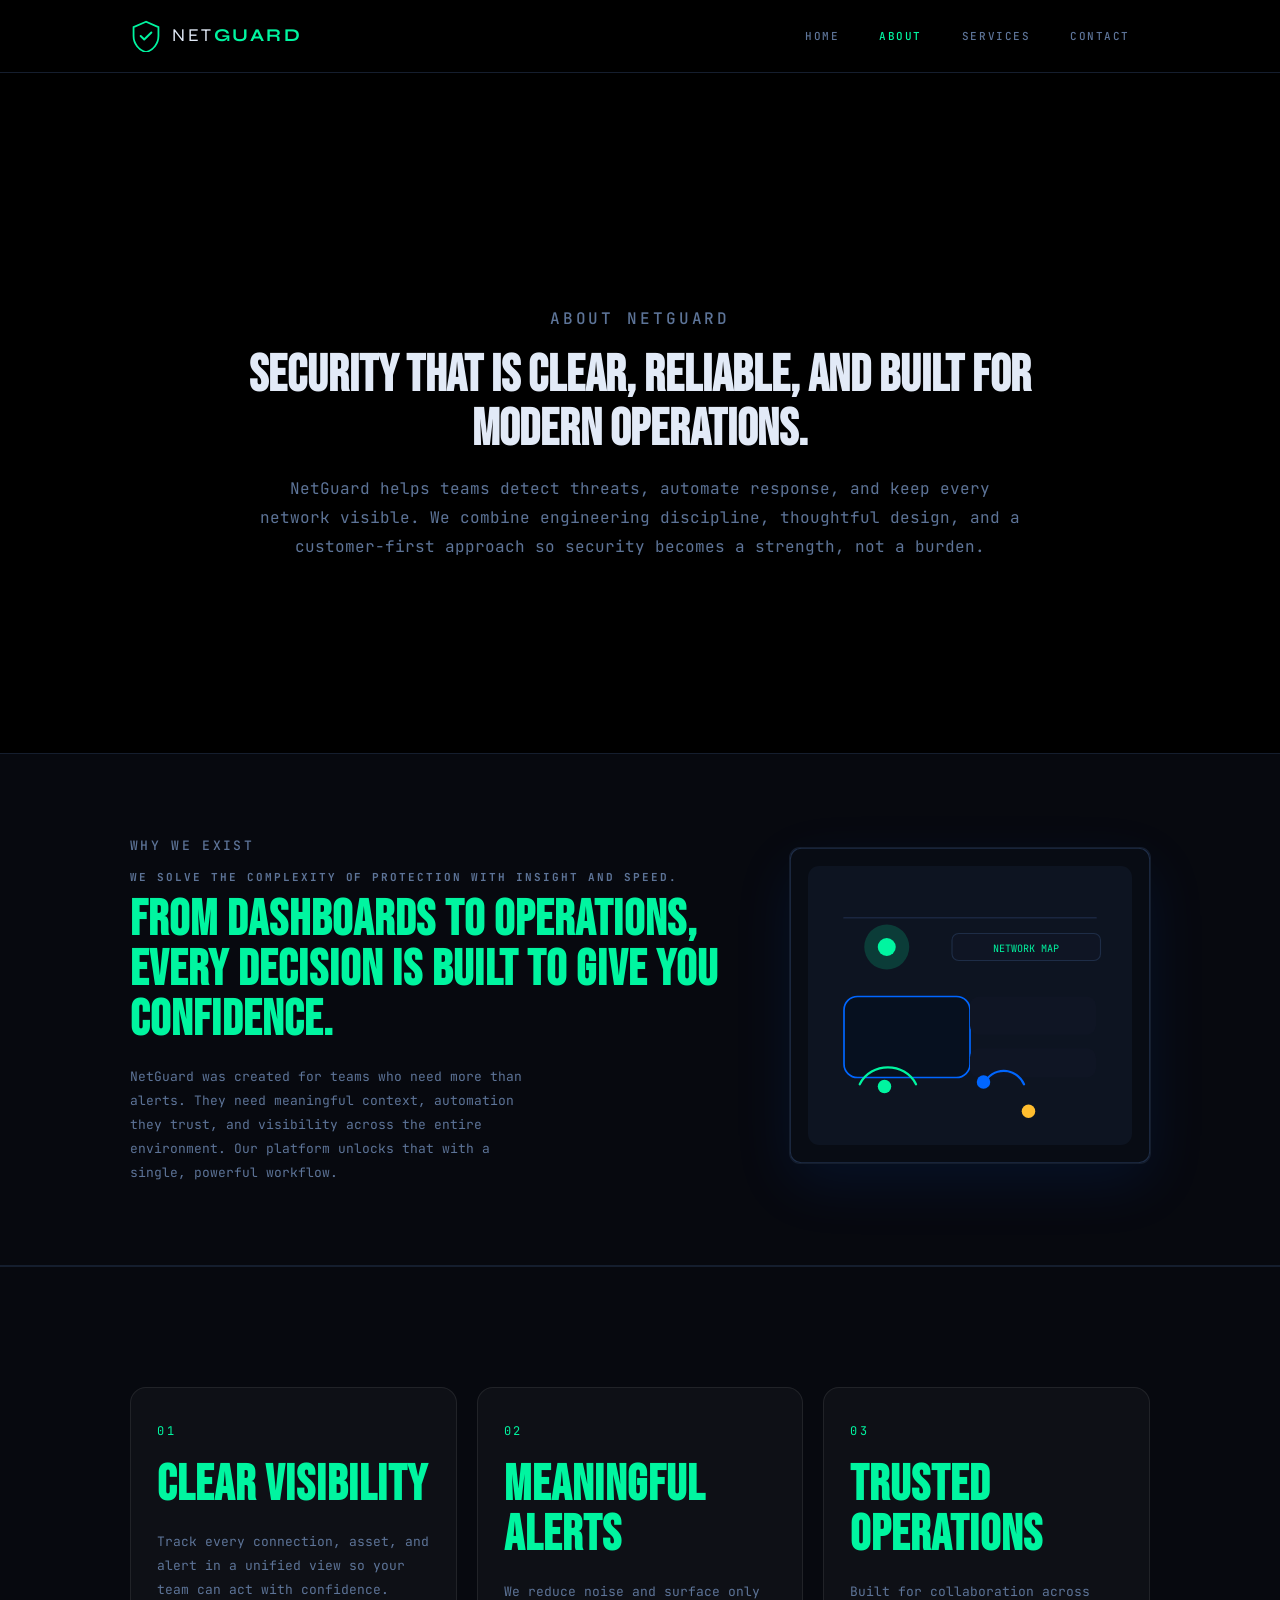
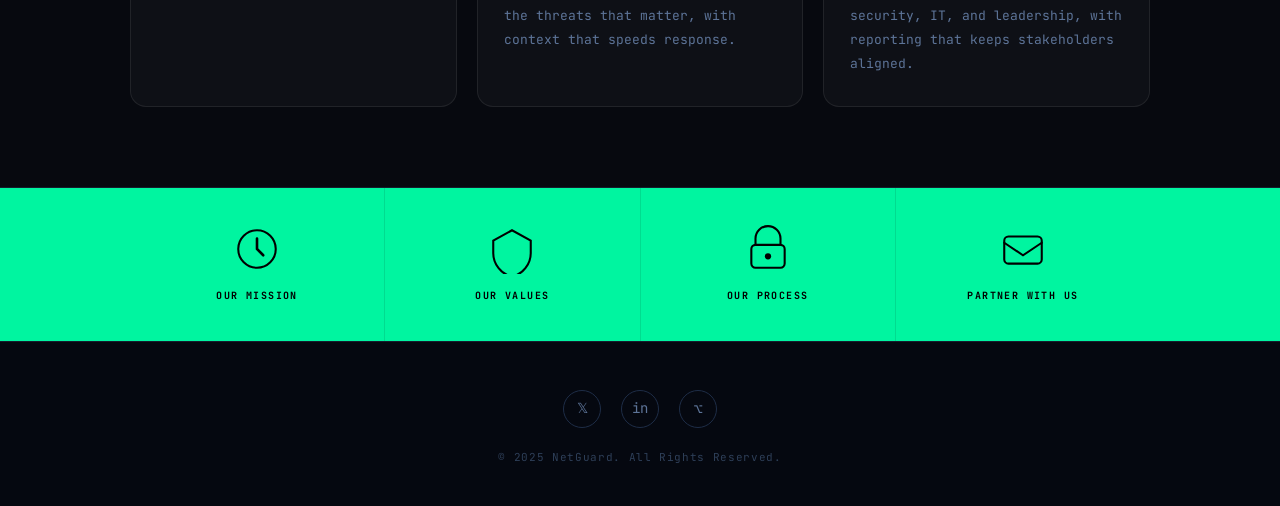
<file: about.html>
<!doctype html>
<html lang="en">
<head>
  <meta charset="UTF-8">
  <meta name="viewport" content="width=device-width, initial-scale=1.0">
  <title>About - NetGuard</title>
  <link rel="preconnect" href="https://fonts.googleapis.com">
  <link href="https://fonts.googleapis.com/css2?family=Bebas+Neue&family=JetBrains+Mono:wght@300;400;500;700&family=Syne:wght@400;700;800&display=swap" rel="stylesheet">
  <link rel="stylesheet" href="css/style.css">
  <link rel="stylesheet" href="css/mobile.css">
</head>
<body>
  <div id="page">

    <div id="header">
      <div>
        <a href="index.html" class="logo">
          <svg viewBox="0 0 36 36" fill="none" xmlns="http://www.w3.org/2000/svg">
            <path d="M18 2L4 8v10c0 8.4 5.9 16.2 14 18 8.1-1.8 14-9.6 14-18V8L18 2z" stroke="#00f5a0" stroke-width="2" fill="none"/>
            <path d="M12 18l4 4 8-8" stroke="#00f5a0" stroke-width="2.2" stroke-linecap="round" stroke-linejoin="round"/>
          </svg>
          <span>NET<strong>GUARD</strong></span>
        </a>
        <ul id="navigation">
          <li><a href="index.html">Home</a></li>
          <li class="selected"><a href="about.html">About</a></li>
          <li><a href="product.html">Services</a></li>
          <li><a href="contact.html">Contact</a></li>
        </ul>
      </div>
    </div>

    <div id="body" class="home">

      <div class="header">
        <div>
          <div class="hero-panel">
            <p class="section-eyebrow">ABOUT NETGUARD</p>
            <h1>Security that is clear, reliable, and built for modern operations.</h1>
            <p>NetGuard helps teams detect threats, automate response, and keep every network visible. We combine engineering discipline, thoughtful design, and a customer-first approach so security becomes a strength, not a burden.</p>
          </div>
        </div>
      </div>

      <div class="body">
        <div>
          <div>
            <p class="section-eyebrow"> WHY WE EXIST</p>
            <h1>We solve the complexity of protection with insight and speed.</h1>
            <h2>From dashboards to operations, every decision is built to give you confidence.</h2>
            <p class="about-lead">NetGuard was created for teams who need more than alerts. They need meaningful context, automation they trust, and visibility across the entire environment. Our platform unlocks that with a single, powerful workflow.</p>
          </div>
          <div class="body-visual">
            <svg viewBox="0 0 320 280" fill="none" xmlns="http://www.w3.org/2000/svg">
              <rect x="0" y="0" width="320" height="280" rx="10" fill="#080c14" stroke="#1e2d47" stroke-width="1.5"/>
              <rect x="16" y="16" width="288" height="248" rx="10" fill="#0d1421"/>
              <line x1="48" y1="62" x2="272" y2="62" stroke="#1a2640" stroke-width="1.5" stroke-linecap="round"/>
              <circle cx="86" cy="88" r="20" fill="#00f5a0" opacity="0.18"/>
              <circle cx="86" cy="88" r="8" fill="#00f5a0"/>
              <rect x="144" y="76" width="132" height="24" rx="6" fill="#0f1524" stroke="#1e2d47" stroke-width="1"/>
              <text x="210" y="92" font-family="JetBrains Mono, monospace" font-size="9" fill="#00f5a0" text-anchor="middle">NETWORK MAP</text>
              <rect x="48" y="132" width="112" height="72" rx="12" fill="#06101f" stroke="#0066ff" stroke-width="1.5"/>
              <rect x="160" y="132" width="112" height="34" rx="8" fill="#0f1524"/>
              <rect x="160" y="178" width="112" height="26" rx="8" fill="#0f1524"/>
              <path d="M62 210c10-20 40-20 50 0" stroke="#00f5a0" stroke-width="2" stroke-linecap="round"/>
              <path d="M172 210c8-16 28-16 36 0" stroke="#0066ff" stroke-width="2" stroke-linecap="round"/>
              <circle cx="84" cy="212" r="6" fill="#00f5a0"/>
              <circle cx="172" cy="208" r="6" fill="#0066ff"/>
              <circle cx="212" cy="234" r="6" fill="#ffbd2e"/>
            </svg>
          </div>
        </div>
      </div>

      <div class="body about-cards">
        <div>
          <div class="card-grid">
            <div class="info-card">
              <span>01</span>
              <h2>Clear visibility</h2>
              <p>Track every connection, asset, and alert in a unified view so your team can act with confidence.</p>
            </div>
            <div class="info-card">
              <span>02</span>
              <h2>Meaningful alerts</h2>
              <p>We reduce noise and surface only the threats that matter, with context that speeds response.</p>
            </div>
            <div class="info-card">
              <span>03</span>
              <h2>Trusted operations</h2>
              <p>Built for collaboration across security, IT, and leadership, with reporting that keeps stakeholders aligned.</p>
            </div>
          </div>
        </div>
      </div>

      <div class="footer">
        <div>
          <ul>
            <li>
              <a href="product.html" class="icon-link">
                <svg viewBox="0 0 48 48" fill="none"><circle cx="24" cy="24" r="18" stroke="currentColor" stroke-width="2"/><path d="M24 14v10l6 6" stroke="currentColor" stroke-width="2.5" stroke-linecap="round"/></svg>
              </a>
              <h1>OUR MISSION</h1>
            </li>
            <li>
              <a href="about.html" class="icon-link">
                <svg viewBox="0 0 48 48" fill="none"><path d="M24 6L6 16v12c0 10.5 7.7 20.4 18 22.4 10.3-2 18-11.9 18-22.4V16L24 6z" stroke="currentColor" stroke-width="2"/></svg>
              </a>
              <h1>OUR VALUES</h1>
            </li>
            <li>
              <a href="product.html" class="icon-link">
                <svg viewBox="0 0 48 48" fill="none"><path d="M12 20V14a12 12 0 0124 0v6" stroke="currentColor" stroke-width="2" stroke-linecap="round"/><rect x="8" y="20" width="32" height="22" rx="4" stroke="currentColor" stroke-width="2"/><circle cx="24" cy="31" r="3" fill="currentColor"/></svg>
              </a>
              <h1>OUR PROCESS</h1>
            </li>
            <li>
              <a href="contact.html" class="icon-link">
                <svg viewBox="0 0 48 48" fill="none"><rect x="6" y="12" width="36" height="26" rx="4" stroke="currentColor" stroke-width="2"/><path d="M6 18l18 12 18-12" stroke="currentColor" stroke-width="2" stroke-linecap="round"/></svg>
              </a>
              <h1>PARTNER WITH US</h1>
            </li>
          </ul>
        </div>
      </div>

    </div>

    <div id="footer">
      <div>
        <div class="connect">
          <a href="#" class="social-link" aria-label="Twitter">𝕏</a>
          <a href="#" class="social-link" aria-label="LinkedIn">in</a>
          <a href="#" class="social-link" aria-label="GitHub">⌥</a>
        </div>
        <p>&copy; 2025 NetGuard. All Rights Reserved.</p>
      </div>
    </div>

  </div>

  <script>
    document.querySelectorAll('#navigation li a').forEach(a => {
      a.addEventListener('click', function() {
        document.querySelectorAll('#navigation li').forEach(li => li.classList.remove('selected'));
        this.closest('li').classList.add('selected');
      });
    });
  </script>
  <script src="js/mobile.js" defer></script>
</body>
</html>
</file>
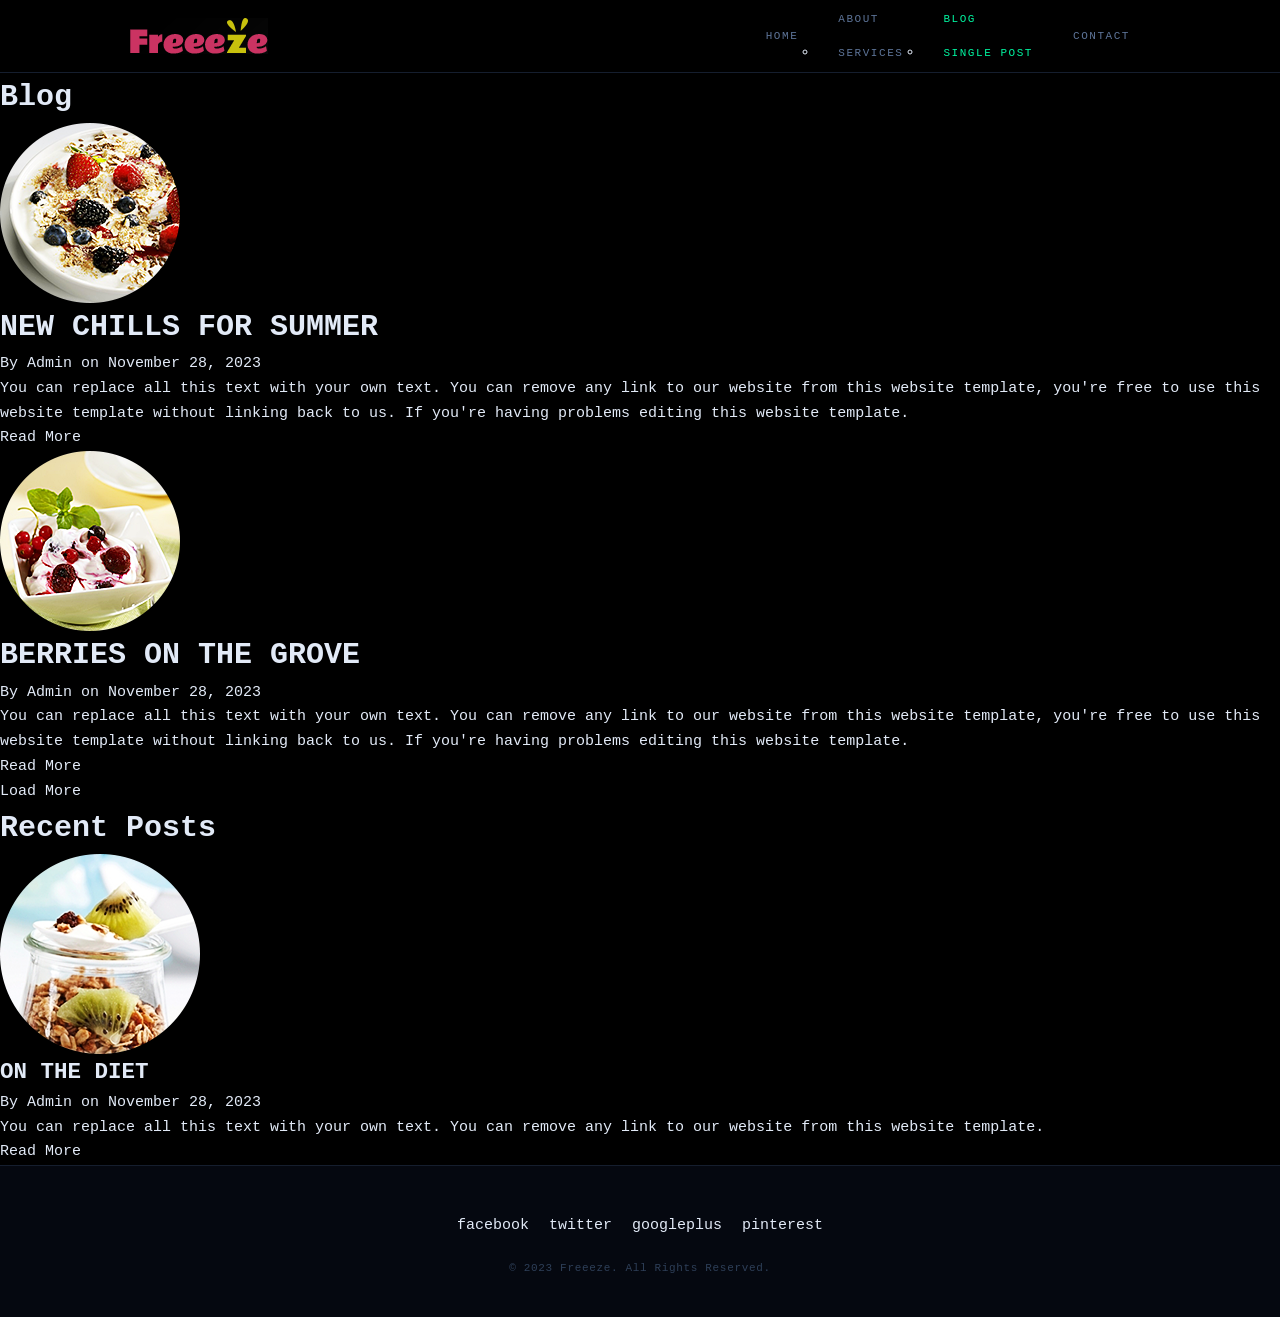
<file: blog.html>
<!doctype html>
<!-- Website template by freewebsitetemplates.com -->
<html>
<head>
	<meta charset="UTF-8">
	<meta name="viewport" content="width=device-width, initial-scale=1.0">
	<title>blog - Frozen Yogurt Shop</title>
	<link rel="stylesheet" href="css/style.css" type="text/css">
	<link rel="stylesheet" type="text/css" href="css/mobile.css">
	<script src="js/mobile.js" type="text/javascript"></script>
</head>
<body>
	<div id="page">
		<div id="header">
			<div>
				<a href="index.html" class="logo"><img src="images/logo.png" alt=""></a>
				<ul id="navigation">
					<li>
						<a href="index.html">Home</a>
					</li>
					<li class="menu">
						<a href="about.html">About</a>
						<ul class="primary">
							<li class="">
								<a href="product.html">Services</a>
							</li>
						</ul>
					</li>
					<li class="menu selected">
						<a href="blog.html">Blog</a>
						<ul class="secondary">
							<li>
								<a href="singlepost.html">Single post</a>
							</li>
						</ul>
					</li>
					<li>
						<a href="contact.html">Contact</a>
					</li>
				</ul>
			</div>
		</div>
		<div id="body">
			<div class="header">
				<div>
					<h1>Blog</h1>
				</div>
			</div>
			<div class="blog">
				<div class="featured">
					<ul>
						<li>
							<img src="images/new-chills.png" alt="">
							<div>
								<h1>NEW CHILLS FOR SUMMER</h1>
								<span>By Admin on November 28, 2023</span>
								<p>You can replace all this text with your own text. You can remove any link to our website from this website template, you're free to use this website template without linking back to us. If you're having problems editing this website template.</p>
								<a href="singlepost.html" class="more">Read More</a>
							</div>
						</li>
						<li>
							<img src="images/berries.png" alt="">
							<div>
								<h1>BERRIES ON THE GROVE</h1>
								<span>By Admin on November 28, 2023</span>
								<p>You can replace all this text with your own text. You can remove any link to our website from this website template, you're free to use this website template without linking back to us. If you're having problems editing this website template.</p>
								<a href="singlepost.html" class="more">Read More</a>
							</div>
						</li>
					</ul>
					<a href="blog.html" class="load">Load More</a>
				</div>
				<div class="sidebar">
					<h1>Recent Posts</h1>
					<img src="images/on-diet.png" alt="">
					<h2>ON THE DIET</h2>
					<span>By Admin on November 28, 2023</span>
					<p>You can replace all this text with your own text. You can remove any link to our website from this website template.</p>
					<a href="singlepost.html" class="more">Read More</a>
				</div>
			</div>
		</div>
		<div id="footer">
			<div>
				<div class="connect">
					<a href="http://freewebsitetemplates.com/go/facebook/" class="facebook">facebook</a>
					<a href="http://freewebsitetemplates.com/go/twitter/" class="twitter">twitter</a>
					<a href="http://freewebsitetemplates.com/go/googleplus/" class="googleplus">googleplus</a>
					<a href="http://pinterest.com/fwtemplates/" class="pinterest">pinterest</a>
				</div>
				<p>&copy; 2023 Freeeze. All Rights Reserved.</p>
			</div>
		</div>
	</div>
</body>
</html>
</file>
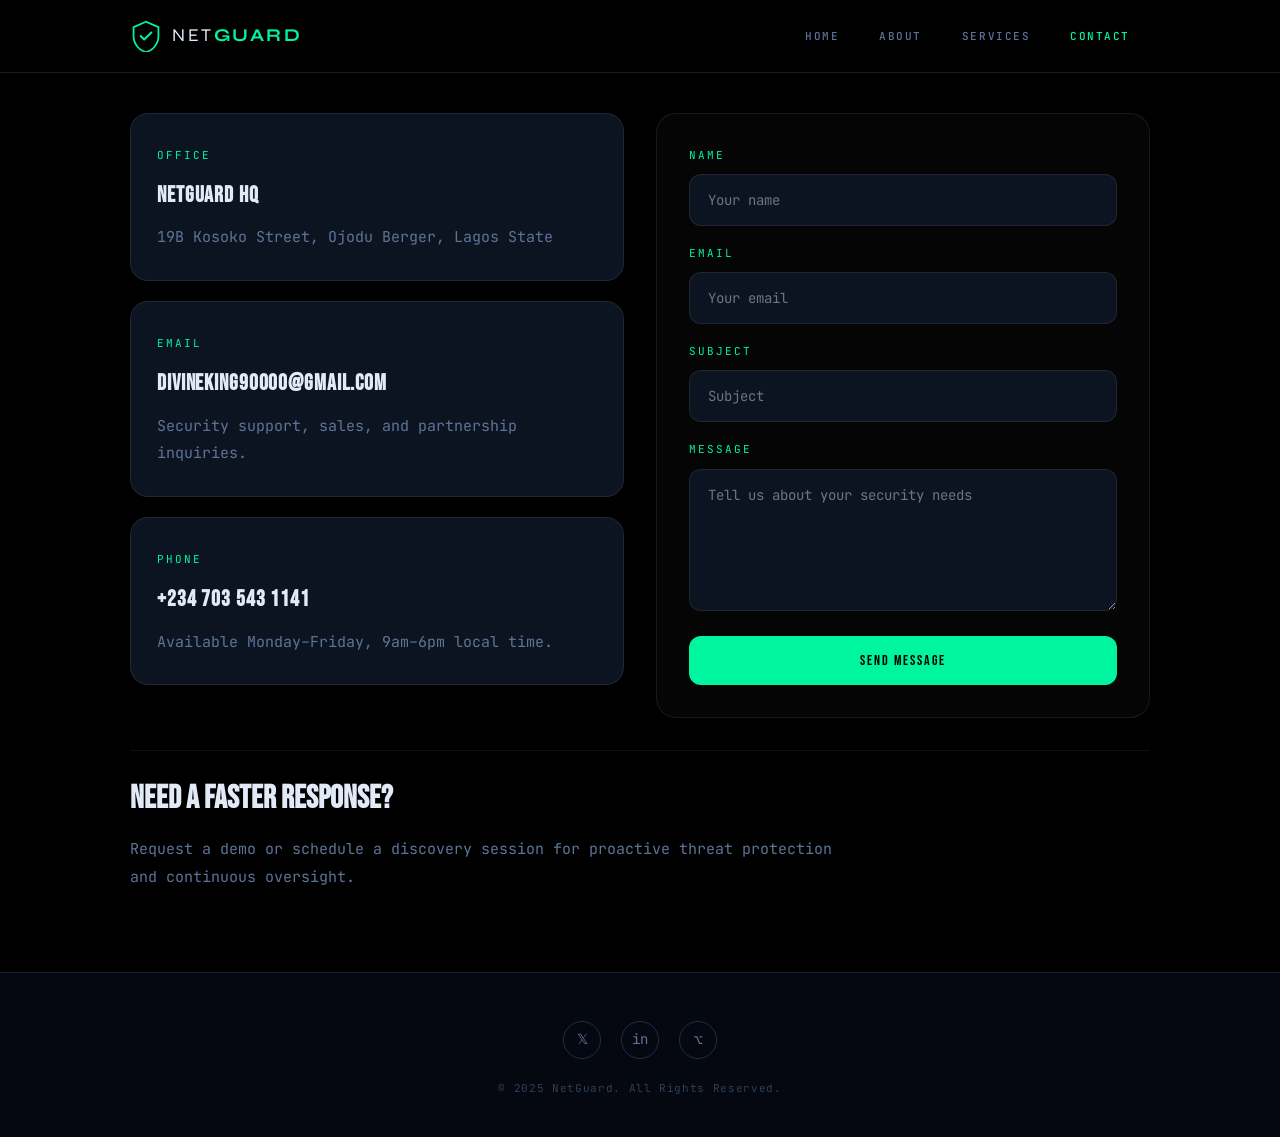
<file: contact.html>
<!doctype html>
<html lang="en">
<head>
  <meta charset="UTF-8">
  <meta name="viewport" content="width=device-width, initial-scale=1.0">
  <title>Contact - NetGuard</title>
  <link rel="preconnect" href="https://fonts.googleapis.com">
  <link href="https://fonts.googleapis.com/css2?family=Bebas+Neue&family=JetBrains+Mono:wght@300;400;500;700&family=Syne:wght@400;700;800&display=swap" rel="stylesheet">
  <link rel="stylesheet" href="css/style.css">
  <link rel="stylesheet" href="css/mobile.css">
</head>
<body>
  <div id="page">

    <div id="header">
      <div>
        <a href="index.html" class="logo">
          <svg viewBox="0 0 36 36" fill="none" xmlns="http://www.w3.org/2000/svg">
            <path d="M18 2L4 8v10c0 8.4 5.9 16.2 14 18 8.1-1.8 14-9.6 14-18V8L18 2z" stroke="#00f5a0" stroke-width="2" fill="none"/>
            <path d="M12 18l4 4 8-8" stroke="#00f5a0" stroke-width="2.2" stroke-linecap="round" stroke-linejoin="round"/>
          </svg>
          <span>NET<strong>GUARD</strong></span>
        </a>
        <ul id="navigation">
          <li><a href="index.html">Home</a></li>
          <li><a href="about.html">About</a></li>
          <li><a href="product.html">Services</a></li>
          <li class="selected"><a href="contact.html">Contact</a></li>
        </ul>
      </div>
    </div>

    <div id="body" class="home contact-page">
      <div class="contact-content">
        <div class="contact-grid">
          <div class="contact-info">
            <div class="contact-card">
              <span>Office</span>
              <h2>NetGuard HQ</h2>
              <p>19B Kosoko Street, Ojodu Berger, Lagos State</p>
            </div>
            <div class="contact-card">
              <span>Email</span>
              <h2>divineking90000@gmail.com</h2>
              <p>Security support, sales, and partnership inquiries.</p>
            </div>
            <div class="contact-card">
              <span>Phone</span>
              <h2>+234 703 543 1141</h2>
              <p>Available Monday–Friday, 9am–6pm local time.</p>
            </div>
          </div>

          <form class="contact-form" action="index.html">
            <div>
              <label for="name">Name</label>
              <input id="name" type="text" name="Name" placeholder="Your name">
            </div>
            <div>
              <label for="email">Email</label>
              <input id="email" type="email" name="Email" placeholder="Your email">
            </div>
            <div>
              <label for="subject">Subject</label>
              <input id="subject" type="text" name="Subject" placeholder="Subject">
            </div>
            <div>
              <label for="message">Message</label>
              <textarea id="message" name="Message" rows="6" placeholder="Tell us about your security needs"></textarea>
            </div>
            <button type="submit">Send Message</button>
          </form>
        </div>

        <div class="contact-foot">
          <div>
            <h2>Need a faster response?</h2>
            <p>Request a demo or schedule a discovery session for proactive threat protection and continuous oversight.</p>
          </div>
        </div>
      </div>
    </div>

    <div id="footer">
      <div>
        <div class="connect">
          <a href="#" class="social-link" aria-label="Twitter">𝕏</a>
          <a href="#" class="social-link" aria-label="LinkedIn">in</a>
          <a href="#" class="social-link" aria-label="GitHub">⌥</a>
        </div>
        <p>&copy; 2025 NetGuard. All Rights Reserved.</p>
      </div>
    </div>

  </div>
  <script src="js/mobile.js" defer></script>
</body>
</html>
</file>
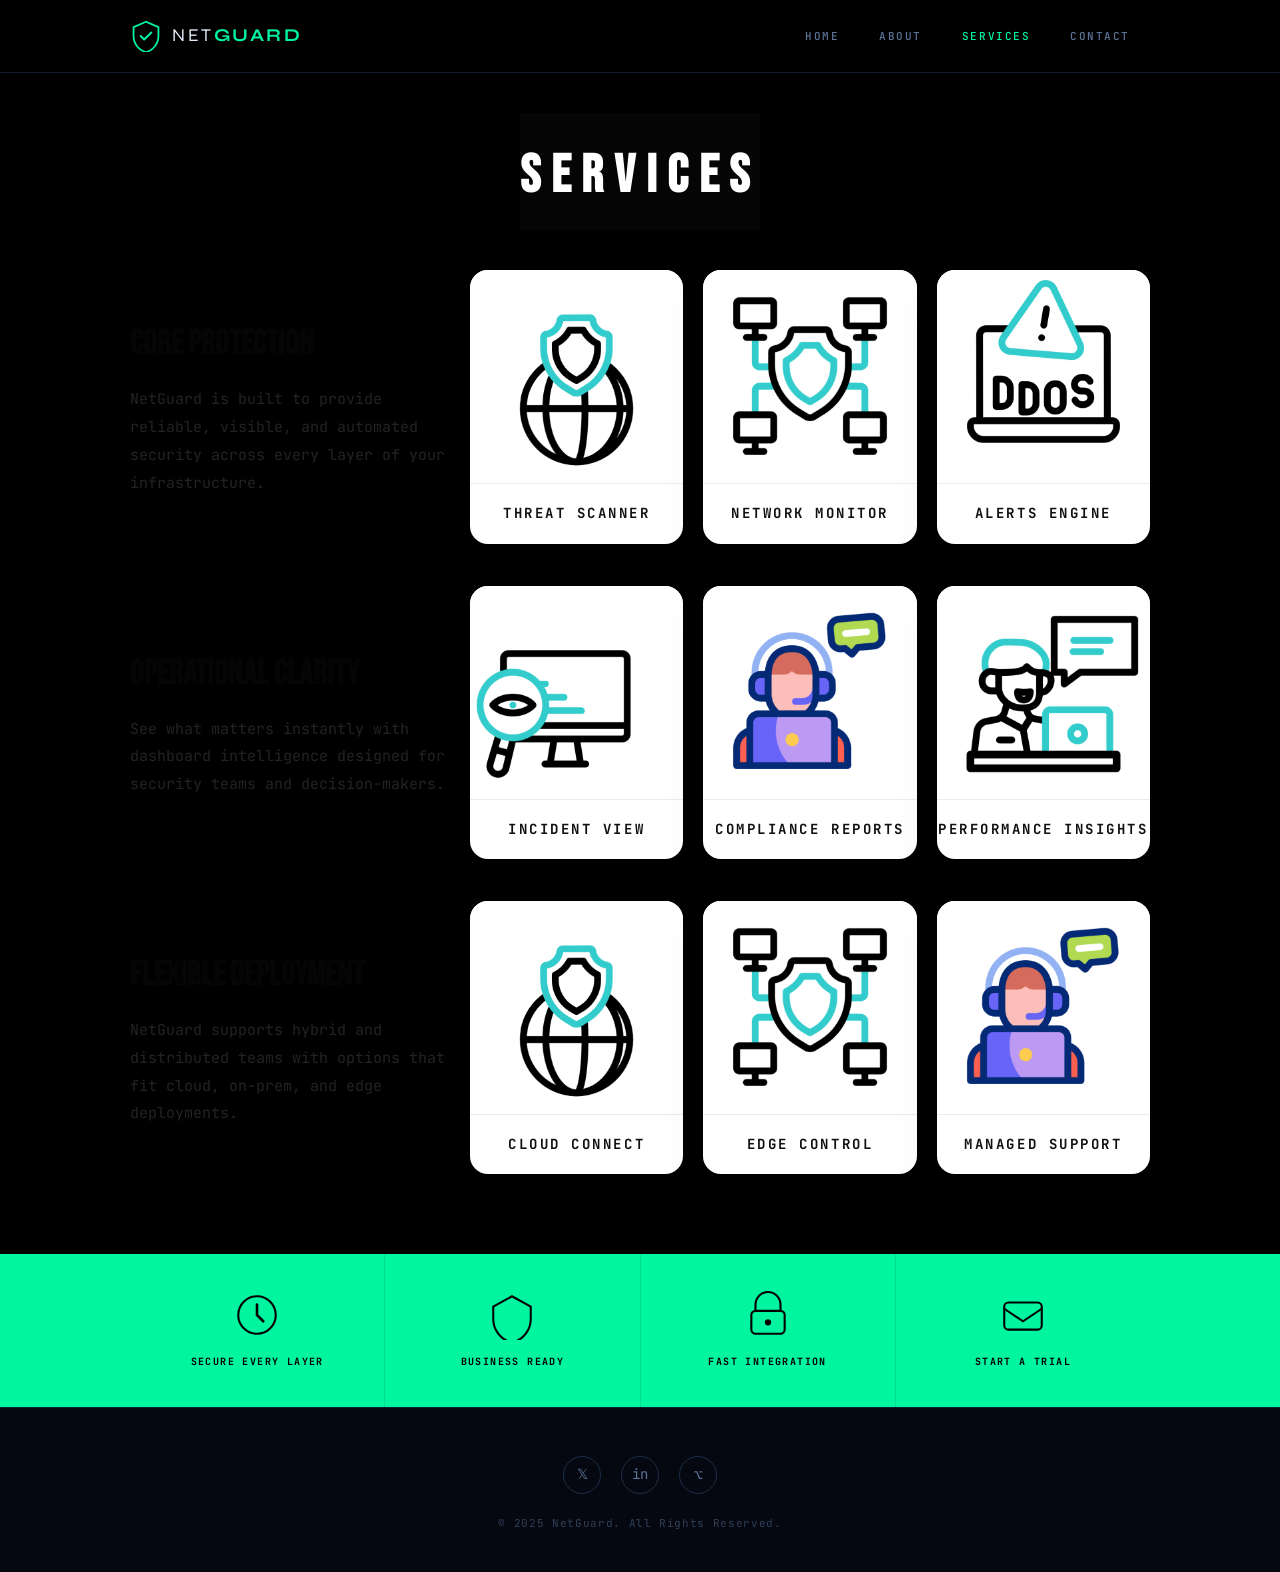
<file: product.html>
<!doctype html>
<html lang="en">
<head>
  <meta charset="UTF-8">
  <meta name="viewport" content="width=device-width, initial-scale=1.0">
  <title>Services - NetGuard</title>
  <link rel="preconnect" href="https://fonts.googleapis.com">
  <link href="https://fonts.googleapis.com/css2?family=Bebas+Neue&family=JetBrains+Mono:wght@300;400;500;700&family=Syne:wght@400;700;800&display=swap" rel="stylesheet">
  <link rel="stylesheet" href="css/style.css">
  <link rel="stylesheet" href="css/mobile.css">
</head>
<body>
  <div id="page">

    <div id="header">
      <div>
        <a href="index.html" class="logo">
          <svg viewBox="0 0 36 36" fill="none" xmlns="http://www.w3.org/2000/svg">
            <path d="M18 2L4 8v10c0 8.4 5.9 16.2 14 18 8.1-1.8 14-9.6 14-18V8L18 2z" stroke="#00f5a0" stroke-width="2" fill="none"/>
            <path d="M12 18l4 4 8-8" stroke="#00f5a0" stroke-width="2.2" stroke-linecap="round" stroke-linejoin="round"/>
          </svg>
          <span>NET<strong>GUARD</strong></span>
        </a>
        <ul id="navigation">
          <li><a href="index.html">Home</a></li>
          <li><a href="about.html">About</a></li>
          <li class="selected"><a href="product.html">Services</a></li>
          <li><a href="contact.html">Contact</a></li>
        </ul>
      </div>
    </div>

    <div id="body" class="home services-page">

      <div class="header">
        <div class="product-hero">
          <h1>SERVICES</h1>
        </div>
      </div>

      <div class="product-content">
        <section class="product-section">
          <div class="product-copy">
            <h2>Core protection</h2>
            <p>NetGuard is built to provide reliable, visible, and automated security across every layer of your infrastructure.</p>
          </div>
          <div class="product-grid">
            <article class="product-card">
              <img src="computer/internet-security.gif" alt="Threat Scanner">
              <h3>Threat Scanner</h3>
            </article>
            <article class="product-card">
              <img src="computer/network.gif" alt="Network Monitor">
              <h3>Network Monitor</h3>
            </article>
            <article class="product-card">
              <img src="computer/ddos.gif" alt="Alerts Engine">
              <h3>Alerts Engine</h3>
            </article>
          </div>
        </section>

        <section class="product-section">
          <div class="product-copy">
            <h2>Operational clarity</h2>
            <p>See what matters instantly with dashboard intelligence designed for security teams and decision-makers.</p>
          </div>
          <div class="product-grid">
            <article class="product-card">
              <img src="computer/watcher.gif" alt="Incident View">
              <h3>Incident View</h3>
            </article>
            <article class="product-card">
              <img src="computer/customer-service.gif" alt="Compliance Reports">
              <h3>Compliance Reports</h3>
            </article>
            <article class="product-card">
              <img src="computer/work.gif" alt="Performance Insights">
              <h3>Performance Insights</h3>
            </article>
          </div>
        </section>

        <section class="product-section">
          <div class="product-copy">
            <h2>Flexible deployment</h2>
            <p>NetGuard supports hybrid and distributed teams with options that fit cloud, on-prem, and edge deployments.</p>
          </div>
          <div class="product-grid">
            <article class="product-card">
              <img src="computer/internet-security.gif" alt="Cloud Connect">
              <h3>Cloud Connect</h3>
            </article>
            <article class="product-card">
              <img src="computer/network.gif" alt="Edge Control">
              <h3>Edge Control</h3>
            </article>
            <article class="product-card">
              <img src="computer/customer-service.gif" alt="Managed Support">
              <h3>Managed Support</h3>
            </article>
          </div>
        </section>
      </div>

      <div class="footer">
        <div>
          <ul>
            <li>
              <a href="index.html" class="icon-link">
                <svg viewBox="0 0 48 48" fill="none"><circle cx="24" cy="24" r="18" stroke="currentColor" stroke-width="2"/><path d="M24 14v10l6 6" stroke="currentColor" stroke-width="2.5" stroke-linecap="round"/></svg>
              </a>
              <h1>SECURE EVERY LAYER</h1>
            </li>
            <li>
              <a href="about.html" class="icon-link">
                <svg viewBox="0 0 48 48" fill="none"><path d="M24 6L6 16v12c0 10.5 7.7 20.4 18 22.4 10.3-2 18-11.9 18-22.4V16L24 6z" stroke="currentColor" stroke-width="2"/></svg>
              </a>
              <h1>BUSINESS READY</h1>
            </li>
            <li>
              <a href="contact.html" class="icon-link">
                <svg viewBox="0 0 48 48" fill="none"><path d="M12 20V14a12 12 0 0124 0v6" stroke="currentColor" stroke-width="2" stroke-linecap="round"/><rect x="8" y="20" width="32" height="22" rx="4" stroke="currentColor" stroke-width="2"/><circle cx="24" cy="31" r="3" fill="currentColor"/></svg>
              </a>
              <h1>FAST INTEGRATION</h1>
            </li>
            <li>
              <a href="contact.html" class="icon-link">
                <svg viewBox="0 0 48 48" fill="none"><rect x="6" y="12" width="36" height="26" rx="4" stroke="currentColor" stroke-width="2"/><path d="M6 18l18 12 18-12" stroke="currentColor" stroke-width="2" stroke-linecap="round"/></svg>
              </a>
              <h1>START A TRIAL</h1>
            </li>
          </ul>
        </div>
      </div>

    </div>

    <div id="footer">
      <div>
        <div class="connect">
          <a href="#" class="social-link" aria-label="Twitter">𝕏</a>
          <a href="#" class="social-link" aria-label="LinkedIn">in</a>
          <a href="#" class="social-link" aria-label="GitHub">⌥</a>
        </div>
        <p>&copy; 2025 NetGuard. All Rights Reserved.</p>
      </div>
    </div>

  </div>

  <script>
    document.querySelectorAll('#navigation li a').forEach(a => {
      a.addEventListener('click', function() {
        document.querySelectorAll('#navigation li').forEach(li => li.classList.remove('selected'));
        this.closest('li').classList.add('selected');
      });
    });
  </script>
  <script src="js/mobile.js" defer></script>
</body>
</html>
</file>
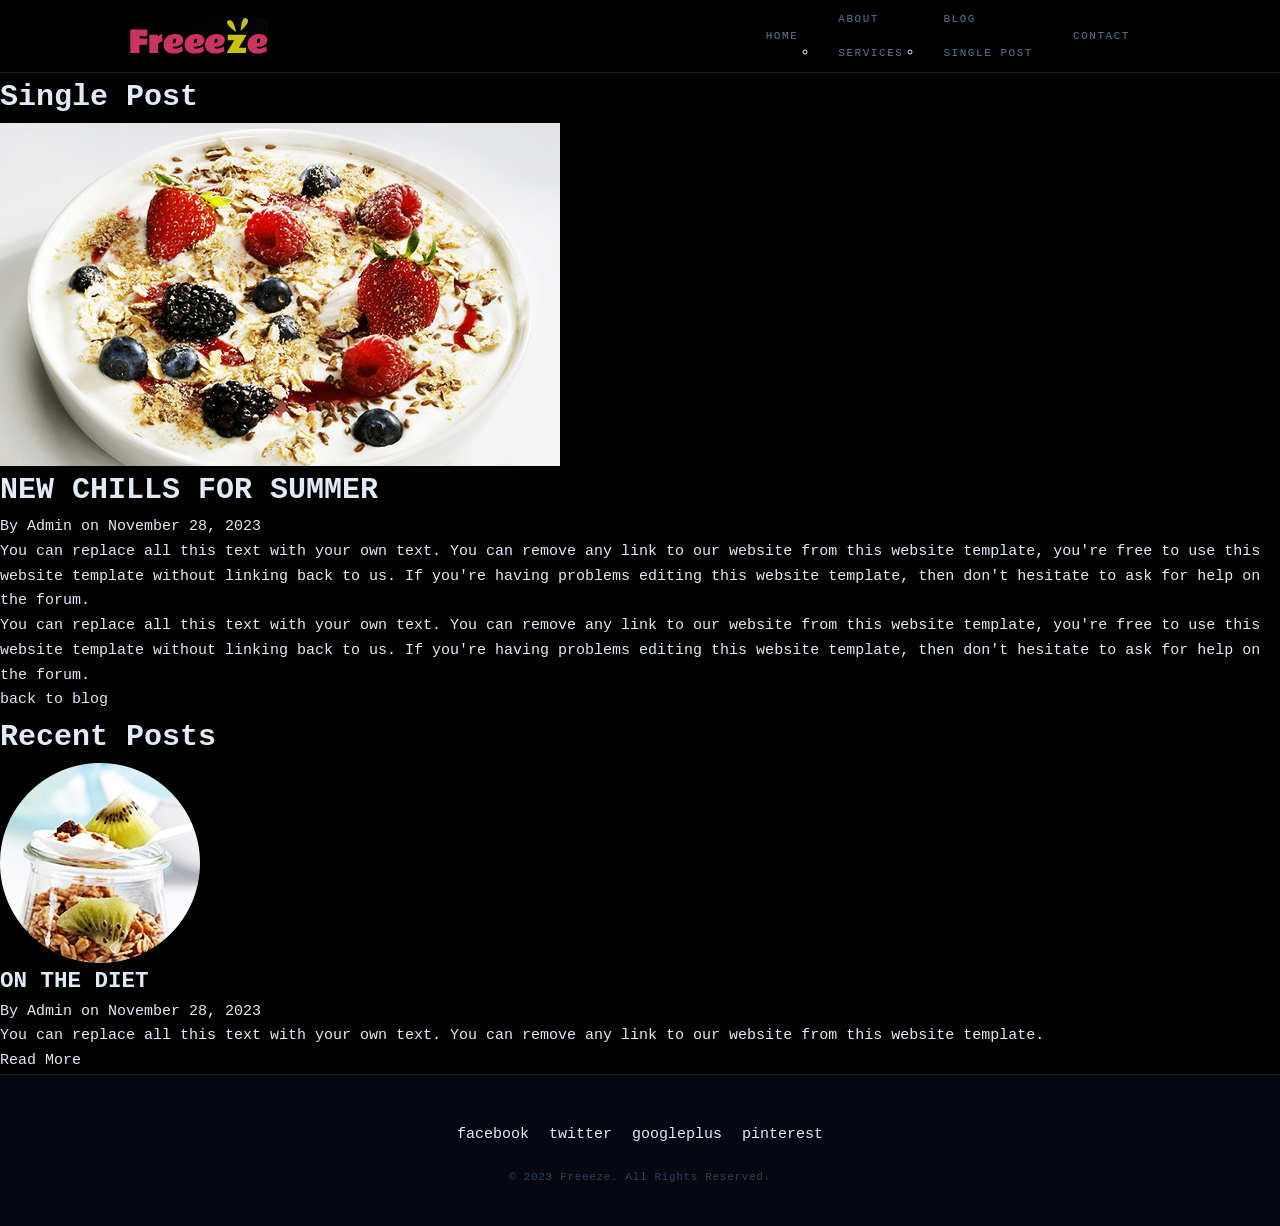
<file: singlepost.html>
<!doctype html>
<!-- Website template by freewebsitetemplates.com -->
<html>
<head>
	<meta charset="UTF-8">
	<meta name="viewport" content="width=device-width, initial-scale=1.0">
	<title>singlepost - Frozen Yogurt Shop</title>
	<link rel="stylesheet" href="css/style.css" type="text/css">
	<link rel="stylesheet" type="text/css" href="css/mobile.css">
	<script src="js/mobile.js" type="text/javascript"></script>
</head>
<body>
	<div id="page">
		<div id="header">
			<div>
				<a href="index.html" class="logo"><img src="images/logo.png" alt=""></a>
				<ul id="navigation">
					<li>
						<a href="index.html">Home</a>
					</li>
					<li class="menu">
						<a href="about.html">About</a>
						<ul class="primary">
							<li class="">
								<a href="product.html">Services</a>
							</li>
						</ul>
					</li>
					<li class="menu">
						<a href="blog.html">Blog</a>
						<ul id="selected" class="secondary">
							<li>
								<a href="singlepost.html">Single post</a>
							</li>
						</ul>
					</li>
					<li>
						<a href="contact.html">Contact</a>
					</li>
				</ul>
			</div>
		</div>
		<div id="body">
			<div class="header">
				<div>
					<h1>Single Post</h1>
				</div>
			</div>
			<div class="singlepost">
				<div class="featured">
					<img src="images/strwberry-delights.jpg" alt="">
					<h1>NEW CHILLS FOR SUMMER</h1>
					<span>By Admin on November 28, 2023</span>
					<p>You can replace all this text with your own text. You can remove any link to our website from this website template, you're free to use this website template without linking back to us. If you're having problems editing this website template, then don't hesitate to ask for help on the forum.</p>
					<p>You can replace all this text with your own text. You can remove any link to our website from this website template, you're free to use this website template without linking back to us. If you're having problems editing this website template, then don't hesitate to ask for help on the forum.</p>
					<a href="blog.html" class="load">back to blog</a>
				</div>
				<div class="sidebar">
					<h1>Recent Posts</h1>
					<img src="images/on-diet.png" alt="">
					<h2>ON THE DIET</h2>
					<span>By Admin on November 28, 2023</span>
					<p>You can replace all this text with your own text. You can remove any link to our website from this website template.</p>
					<a href="singlepost.html" class="more">Read More</a>
				</div>
			</div>
		</div>
		<div id="footer">
			<div>
				<div class="connect">
					<a href="http://freewebsitetemplates.com/go/facebook/" class="facebook">facebook</a>
					<a href="http://freewebsitetemplates.com/go/twitter/" class="twitter">twitter</a>
					<a href="http://freewebsitetemplates.com/go/googleplus/" class="googleplus">googleplus</a>
					<a href="http://pinterest.com/fwtemplates/" class="pinterest">pinterest</a>
				</div>
				<p>&copy; 2023 Freeeze. All Rights Reserved.</p>
			</div>
		</div>
	</div>
</body>
</html>
</file>
<file: css/style.css>
/* NetGuard — style.css */

/* ─── Variables ─────────────────────────────────────────────── */
:root {
  --bg:         #000000;
  --bg-surface: #07090f;
  --bg-card:    #0d1421;
  --border:     #151e2e;
  --border-lit: #1e2d47;
  --accent:     #00f5a0;
  --accent-dim: rgba(0, 245, 160, 0.1);
  --accent-glow:rgba(0, 245, 160, 0.25);
  --blue:       #0066ff;
  --text:       #e2eaf7;
  --text-muted: #5d7498;
  --text-dim:   #2e3f58;
  --font-display: 'Bebas Neue', sans-serif;
  --font-ui:      'Syne', sans-serif;
  --font-mono:    'JetBrains Mono', monospace;
  --radius:     6px;
  --transition: 0.22s cubic-bezier(0.4, 0, 0.2, 1);
}

/* ─── Reset ─────────────────────────────────────────────────── */
*, *::before, *::after { box-sizing: border-box; margin: 0; padding: 0; }
html { scroll-behavior: smooth; }
body {
  background: var(--bg);
  color: var(--text);
  font-family: var(--font-mono);
  font-size: 15px;
  line-height: 1.65;
  overflow-x: hidden;
}
a { text-decoration: none; color: inherit; }
img { max-width: 100%; display: block; border: none; }
#page { margin: 0; padding: 0; width: 100%; }

/* ─── HEADER / NAV ──────────────────────────────────────────── */
#header {
  background: rgba(0,0,0,0.92);
  backdrop-filter: blur(12px);
  border-bottom: 1px solid var(--border);
  position: sticky;
  top: 0;
  z-index: 100;
  width: 100%;
}
#header > div {
  max-width: 1100px;
  margin: 0 auto;
  padding: 0 40px;
  height: 72px;
  display: flex;
  align-items: center;
  justify-content: space-between;
}
a.logo {
  display: flex;
  align-items: center;
  gap: 10px;
  font-family: var(--font-ui);
  font-size: 18px;
  font-weight: 400;
  letter-spacing: 0.14em;
  text-transform: uppercase;
  color: var(--text);
}
a.logo svg { width: 32px; height: 32px; flex-shrink: 0; }
a.logo strong { color: var(--accent); }

#navigation {
  list-style: none;
  display: flex;
  align-items: center;
}
#navigation li a {
  display: block;
  font-family: var(--font-mono);
  font-size: 11px;
  font-weight: 500;
  letter-spacing: 0.14em;
  text-transform: uppercase;
  color: var(--text-muted);
  padding: 8px 20px;
  transition: color var(--transition);
}
#navigation li a:hover,
#navigation li.selected a { color: var(--accent); }

/* ─── HERO ──────────────────────────────────────────────────── */
#body.home { width: 100%; position: relative; }
#body.home div.header {
  background: var(--bg);
  width: 100%;
  position: relative;
  overflow: hidden;
  min-height: 680px;
  display: flex;
  align-items: center;
  justify-content: center;
}
.hero-visual {
  display: flex;
  align-items: center;
  justify-content: center;
  padding: 60px 20px 80px;
  position: relative;
  z-index: 1;
}
.shield-scene {
  position: relative;
  width: 380px;
  height: 420px;
  display: flex;
  align-items: center;
  justify-content: center;
}
.ring {
  position: absolute;
  border-radius: 50%;
  border: 1px solid rgba(0,245,160,0.1);
  animation: pulse 4s ease-in-out infinite;
}
.r1 { width: 300px; height: 300px; animation-delay: 0s; }
.r2 { width: 380px; height: 380px; animation-delay: 1s; border-color: rgba(0,245,160,0.055); }
.r3 { width: 460px; height: 460px; animation-delay: 2s; border-color: rgba(0,245,160,0.025); }
@keyframes pulse {
  0%, 100% { transform: scale(1); opacity: 1; }
  50%       { transform: scale(1.03); opacity: 0.5; }
}
.main-shield {
  width: 280px;
  height: auto;
  position: relative;
  z-index: 2;
  filter: drop-shadow(0 0 40px rgba(0,245,160,0.2)) drop-shadow(0 0 80px rgba(0,102,255,0.1));
  animation: shieldFloat 5s ease-in-out infinite;
}
@keyframes shieldFloat {
  0%, 100% { transform: translateY(0); }
  50%       { transform: translateY(-10px); }
}
.ftag {
  position: absolute;
  font-family: var(--font-mono);
  font-size: 10px;
  font-weight: 500;
  padding: 7px 14px;
  border-radius: 4px;
  white-space: nowrap;
  z-index: 3;
  animation: floatTag 4s ease-in-out infinite;
}
.t1 { top: 60px;  right: -30px; background: rgba(255,70,70,0.12); border: 1px solid rgba(255,70,70,0.25); color: #ff7070; animation-delay: 0s; }
.t2 { top: 44%;   left: -50px;  background: rgba(0,245,160,0.1); border: 1px solid rgba(0,245,160,0.25); color: var(--accent); animation-delay: 1.2s; }
.t3 { bottom: 70px; right: -40px; background: rgba(255,165,0,0.1); border: 1px solid rgba(255,165,0,0.25); color: #ffb347; animation-delay: 2.4s; }
@keyframes floatTag {
  0%, 100% { transform: translateY(0); }
  50%       { transform: translateY(-7px); }
}

/* CTA circle — like "Freeze Delight" */
.hero-cta-wrap {
  position: absolute;
  bottom: 55px;
  right: calc((100% - 1100px) / 2 + 60px);
  z-index: 10;
}
.hero-cta {
  display: flex;
  align-items: center;
  justify-content: center;
  width: 140px;
  height: 140px;
  border-radius: 50%;
  background: var(--accent);
  color: #000;
  font-family: var(--font-display);
  font-size: 22px;
  line-height: 1.1;
  letter-spacing: 0.06em;
  text-align: center;
  text-transform: uppercase;
  box-shadow: 0 0 40px var(--accent-glow), 0 0 80px rgba(0,245,160,0.08);
  transition: transform var(--transition), box-shadow var(--transition);
}
.hero-cta:hover { transform: scale(1.05); box-shadow: 0 0 60px var(--accent-glow); }

.slider-header {
  position: relative;
  width: 100%;
  min-height: 520px;
  background: #000;
  overflow: hidden;
  display: flex;
  align-items: center;
  justify-content: center;
}
.slider-wrap {
  position: relative;
  width: 100%;
  max-width: none;
  min-height: 520px;
  height: 100%;
}
.slide {
  position: absolute;
  inset: 0;
  opacity: 0;
  transition: opacity 0.5s ease;
  display: flex;
  align-items: center;
  justify-content: center;
}
.slide.active {
  opacity: 1;
}
.slide img {
  position: absolute;
  inset: 0;
  width: 100%;
  height: 100%;
  object-fit: cover;
  display: block;
  filter: brightness(0.55);
}
.slide-caption {
  position: absolute;
  bottom: 48px;
  left: 40px;
  right: 40px;
  max-width: 560px;
  color: var(--text);
  z-index: 2;
}
.slide-caption .section-eyebrow {
  display: inline-block;
  margin-bottom: 18px;
  font-size: 11px;
  letter-spacing: 0.18em;
  text-transform: uppercase;
  color: var(--accent);
}
.slide-caption h1 {
  margin: 0 0 16px;
  font-family: var(--font-display);
  font-size: clamp(40px, 5vw, 64px);
  letter-spacing: 0.08em;
  text-transform: uppercase;
}
.slide-caption p {
  max-width: 520px;
  margin: 0;
  color: var(--text-muted);
  line-height: 1.85;
  font-size: 15px;
}
.slider-btn {
  position: absolute;
  top: 50%;
  transform: translateY(-50%);
  width: 54px;
  height: 54px;
  border-radius: 50%;
  border: 1px solid rgba(255,255,255,0.18);
  background: rgba(0,0,0,0.45);
  color: var(--text);
  font-size: 28px;
  cursor: pointer;
  z-index: 2;
}
.slider-btn.prev { left: 24px; }
.slider-btn.next { right: 24px; }
.slider-dots {
  position: absolute;
  bottom: 18px;
  left: 50%;
  transform: translateX(-50%);
  display: flex;
  gap: 12px;
  z-index: 2;
}
.dot {
  width: 12px;
  height: 12px;
  border-radius: 50%;
  border: 1px solid rgba(255,255,255,0.4);
  background: rgba(255,255,255,0.1);
  cursor: pointer;
}
.dot.active {
  background: var(--accent);
  border-color: var(--accent);
}
@media (max-width: 960px) {
  .slider-header { min-height: 420px; }
  .slide-caption h1 { font-size: clamp(32px, 6vw, 44px); }
}
@media (max-width: 680px) {
  .slider-header { min-height: 360px; }
  .slide-caption { bottom: 24px; left: 24px; right: 24px; }
  .slider-btn { width: 46px; height: 46px; }
}

/* ─── CONTENT BODY ──────────────────────────────────────────── */
#body.home div.body {
  background: var(--bg-surface);
  border-top: 1px solid var(--border);
  border-bottom: 1px solid var(--border);
  width: 100%;
}
#body.home div.body > div {
  max-width: 1100px;
  margin: 0 auto;
  padding: 80px 40px;
  display: flex;
  align-items: center;
  gap: 64px;
}
#body.home div.body > div > div:first-child { flex: 1; min-width: 0; }

.section-eyebrow {
  font-size: 11px;
  font-weight: 500;
  color: var(--accent);
  letter-spacing: 0.18em;
  margin-bottom: 14px;
}
#body.home div.body div div h1 {
  font-family: var(--font-mono);
  font-size: 11px;
  font-weight: 700;
  color: var(--text-muted);
  letter-spacing: 0.18em;
  text-transform: uppercase;
  margin: 0 0 12px;
  padding: 0;
  line-height: 1;
}
#body.home div.body div div h2 {
  font-family: var(--font-display);
  font-size: clamp(32px, 4vw, 50px);
  color: var(--accent);
  line-height: 1;
  letter-spacing: 0.02em;
  margin: 0 0 20px;
  padding: 0;
  text-transform: uppercase;
}
#body.home div.body div div p {
  font-size: 13px;
  color: var(--text-muted);
  line-height: 1.85;
  max-width: 420px;
  padding: 0;
}.hero-panel {
  max-width: 900px;
  padding: 120px 40px 80px;
  text-align: center;
}
.hero-panel .section-eyebrow { margin-bottom: 16px; }
.hero-panel h1 {
  font-family: var(--font-display);
  font-size: clamp(32px, 4vw, 60px);
  color: var(--text);
  line-height: 1.05;
  margin: 0 0 18px;
}
.hero-panel p {
  max-width: 760px;
  margin: 0 auto;
  color: var(--text-muted);
  font-size: 16px;
  line-height: 1.8;
}
.about-lead {
  max-width: 520px;
  margin-top: 18px;
}
.about-cards .card-grid {
  display: grid;
  gap: 20px;
  grid-template-columns: repeat(3, minmax(0, 1fr));
  margin-top: 40px;
}
.info-card {
  background: rgba(255,255,255,0.03);
  border: 1px solid rgba(255,255,255,0.08);
  border-radius: 16px;
  padding: 30px 26px;
  min-height: 220px;
}
.info-card span {
  display: inline-block;
  margin-bottom: 18px;
  color: var(--accent);
  font-family: var(--font-mono);
  font-size: 12px;
  letter-spacing: 0.22em;
  text-transform: uppercase;
}
.info-card h2 {
  font-family: var(--font-ui);
  font-size: 20px;
  margin: 0 0 14px;
  color: var(--text);
}
.info-card p {
  color: var(--text-muted);
  line-height: 1.85;
  margin: 0;
}
.body-visual { flex: 0 0 360px; }
.body-visual svg {
  width: 100%;
  height: auto;
  border-radius: 10px;
  box-shadow: 0 0 0 1px var(--border), 0 20px 60px rgba(0,102,255,0.1);
}

/* Services page */
#body.services-page { background: #000; }
#body.services-page div.header {
  min-height: 0;
  height: auto;
  display: flex;
  align-items: flex-start;
  justify-content: center;
  padding: 40px 0 10px;
  background: transparent;
}
.product-hero {
  background: #050505;
  color: #ffffff;
  padding: 18px 0 10px;
  text-align: center;
}
.product-hero h1 {
  font-family: var(--font-display);
  font-size: clamp(32px, 5vw, 54px);
  letter-spacing: 0.2em;
  text-transform: uppercase;
  margin: 0;
}
.product-content {
  max-width: 1100px;
  margin: 0 auto;
  padding: 30px 40px 80px;
  display: grid;
  gap: 42px;
}
.product-section {
  display: grid;
  grid-template-columns: minmax(260px, 320px) 1fr;
  gap: 20px;
  align-items: center;
}
.product-copy h2 {
  margin: 0 0 14px;
  font-family: var(--font-display);
  font-size: clamp(28px, 3vw, 34px);
  color: #050505;
}
.product-copy p {
  max-width: 360px;
  color: #232323;
  line-height: 1.85;
  font-size: 15px;
}
.product-grid {
  display: grid;
  grid-template-columns: repeat(3, minmax(0, 1fr));
  gap: 20px;
}
.product-card {
  background: #ffffff;
  border-radius: 18px;
  overflow: hidden;
  text-align: center;
  padding-bottom: 18px;
  box-shadow: 0 24px 50px rgba(0,0,0,0.08);
}
.product-card img {
  width: 100%;
  display: block;
  border-bottom: 1px solid rgba(0,0,0,0.08);
}
.product-card h3 {
  margin: 18px 0 0;
  font-size: 14px;
  color: #111111;
  letter-spacing: 0.18em;
  text-transform: uppercase;
}
.contact-page { background: #000; }
.contact-hero {
  background: #050505;
  color: var(--text);
  padding: 60px 40px 48px;
  text-align: center;
}
.contact-hero .section-eyebrow {
  display: inline-block;
  margin-bottom: 20px;
  color: var(--accent);
  font-family: var(--font-mono);
  font-size: 11px;
  letter-spacing: 0.18em;
  text-transform: uppercase;
}
.contact-hero h1 {
  font-family: var(--font-display);
  font-size: clamp(40px, 5vw, 64px);
  letter-spacing: 0.12em;
  text-transform: uppercase;
  margin: 0;
}
.contact-hero p {
  max-width: 720px;
  margin: 18px auto 0;
  color: var(--text-muted);
  font-size: 15px;
  line-height: 1.85;
}
.contact-content {
  max-width: 1100px;
  margin: 0 auto;
  padding: 40px 40px 80px;
  display: grid;
  gap: 32px;
}
.contact-grid {
  display: grid;
  grid-template-columns: 1fr 1fr;
  gap: 32px;
  align-items: start;
}
.contact-info {
  display: grid;
  gap: 20px;
}
.contact-card {
  background: #0d1421;
  border: 1px solid rgba(255,255,255,0.08);
  border-radius: 18px;
  padding: 28px 26px;
}
.contact-card span {
  display: inline-block;
  margin-bottom: 14px;
  color: var(--accent);
  font-family: var(--font-mono);
  font-size: 11px;
  letter-spacing: 0.18em;
  text-transform: uppercase;
}
.contact-card h2 {
  margin: 0 0 10px;
  font-family: var(--font-display);
  font-size: 22px;
  color: var(--text);
  text-transform: uppercase;
  letter-spacing: 0.04em;
}
.contact-card p {
  color: var(--text-muted);
  line-height: 1.85;
  margin: 0;
}
.contact-form {
  background: #050505;
  border: 1px solid rgba(255,255,255,0.08);
  border-radius: 20px;
  padding: 32px;
  display: grid;
  gap: 18px;
}
.contact-form label {
  display: block;
  margin-bottom: 10px;
  font-family: var(--font-mono);
  font-size: 11px;
  letter-spacing: 0.18em;
  text-transform: uppercase;
  color: var(--accent);
}
.contact-form input,
.contact-form textarea {
  width: 100%;
  background: #0d1421;
  border: 1px solid rgba(255,255,255,0.08);
  border-radius: 12px;
  color: var(--text);
  font-family: var(--font-mono);
  font-size: 14px;
  padding: 16px 18px;
  outline: none;
}
.contact-form input::placeholder,
.contact-form textarea::placeholder {
  color: rgba(226,234,247,0.45);
}
.contact-form button {
  border: none;
  background: var(--accent);
  color: #000;
  font-family: var(--font-display);
  font-size: 14px;
  letter-spacing: 0.14em;
  text-transform: uppercase;
  padding: 16px 0;
  border-radius: 12px;
  cursor: pointer;
  transition: transform var(--transition), box-shadow var(--transition);
}
.contact-form button:hover {
  transform: translateY(-1px);
  box-shadow: 0 20px 80px rgba(0,245,160,0.24);
}
.contact-foot {
  border-top: 1px solid rgba(255,255,255,0.06);
  padding-top: 22px;
}
.contact-foot h2 {
  margin: 0 0 10px;
  font-family: var(--font-display);
  font-size: clamp(24px, 3vw, 32px);
  color: var(--text);
}
.contact-foot p {
  margin: 0;
  color: var(--text-muted);
  line-height: 1.85;
  max-width: 720px;
}
@media (max-width: 960px) {
  .product-section { grid-template-columns: 1fr; }
  .product-grid { grid-template-columns: repeat(2, minmax(0, 1fr)); }
  .contact-grid { grid-template-columns: 1fr; }
}
@media (max-width: 680px) {
  .product-content { padding: 40px 18px 60px; }
  .product-grid { grid-template-columns: 1fr; }
}

/* ─── ICON BAR ──────────────────────────────────────────────── */
#body.home div.footer { background: var(--accent); width: 100%; }
#body.home div.footer > div { max-width: 1100px; margin: 0 auto; padding: 0 40px; }
#body.home div.footer div ul {
  list-style: none;
  display: flex;
  align-items: stretch;
  margin: 0; padding: 0; width: 100%;
}
#body.home div.footer div ul li {
  flex: 1;
  display: flex;
  flex-direction: column;
  align-items: center;
  justify-content: center;
  padding: 36px 16px;
  border-right: 1px solid rgba(0,0,0,0.1);
  transition: background var(--transition);
  cursor: pointer;
}
#body.home div.footer div ul li:last-child { border-right: none; }
#body.home div.footer div ul li:hover { background: rgba(0,0,0,0.08); }
.icon-link {
  display: flex;
  align-items: center;
  justify-content: center;
  width: 50px;
  height: 50px;
  color: #000;
  margin-bottom: 14px;
  transition: transform var(--transition);
}
.icon-link:hover { transform: translateY(-3px); }
.icon-link svg { width: 100%; height: 100%; }
#body.home div.footer div ul li h1 {
  font-family: var(--font-mono);
  font-size: 10px;
  font-weight: 700;
  letter-spacing: 0.14em;
  text-transform: uppercase;
  color: #000;
  text-align: center;
  margin: 0; padding: 0;
}

/* ─── SITE FOOTER ───────────────────────────────────────────── */
#footer { background: #050810; border-top: 1px solid var(--border); width: 100%; }
#footer > div {
  max-width: 1100px;
  margin: 0 auto;
  padding: 48px 40px 40px;
  display: flex;
  flex-direction: column;
  align-items: center;
  gap: 20px;
}
#footer div p { font-size: 11px; color: var(--text-dim); text-align: center; letter-spacing: 0.06em; }
.connect { display: flex; gap: 20px; }
.social-link {
  font-size: 14px;
  color: var(--text-muted);
  width: 38px; height: 38px;
  border: 1px solid var(--border-lit);
  border-radius: 50%;
  display: flex;
  align-items: center;
  justify-content: center;
  transition: color var(--transition), border-color var(--transition);
}
.social-link:hover { color: var(--accent); border-color: var(--accent); }

/* ─── TERMINAL HERO ─────────────────────────────────────────── */
.terminal-wrap {
  position: relative;
  display: flex;
  align-items: center;
  justify-content: center;
  padding: 60px 20px 90px;
}
.terminal-wrap .ring {
  position: absolute;
  border-radius: 50%;
  border: 1px solid rgba(0,245,160,0.08);
  animation: pulse 4s ease-in-out infinite;
  pointer-events: none;
}
.terminal-wrap .r1 { width: 560px; height: 560px; animation-delay: 0s; }
.terminal-wrap .r2 { width: 680px; height: 680px; animation-delay: 1.5s; border-color: rgba(0,245,160,0.04); }

.terminal-svg {
  width: 620px;
  max-width: 90vw;
  height: auto;
  border-radius: 10px;
  box-shadow:
    0 0 0 1px #1a2640,
    0 0 60px rgba(0,245,160,0.08),
    0 0 120px rgba(0,102,255,0.06),
    0 40px 80px rgba(0,0,0,0.6);
  position: relative;
  z-index: 2;
}

/* Reposition floating tags for wider terminal */
.terminal-wrap .ftag { z-index: 3; }
.terminal-wrap .t1 { top: 80px;  right: 20px; }
.terminal-wrap .t2 { top: 44%;   left: 10px; }
.terminal-wrap .t3 { bottom: 100px; right: 20px; }
</file>
<file: css/mobile.css>
/* NetGuard — mobile.css */

.nav-toggle { display: none; }
.submenu-toggle { display: none; }
.submenu { display: block; }

/* ─── Tablet (≤1024px) ──────────────────────────────────────── */
@media (max-width: 1024px) {
  #header > div { padding: 0 32px; }
  .hero-inner {
    gap: 40px;
    padding: 60px 32px 48px;
  }
  .hero-visual { flex: 0 0 280px; }
  .shield-wrapper { width: 260px; height: 260px; }
  .ring-1 { width: 200px; height: 200px; }
  .ring-2 { width: 240px; height: 240px; }
  .ring-3 { width: 280px; height: 280px; }

  .features-grid { grid-template-columns: repeat(2, 1fr); }
  .contact-inner { grid-template-columns: 1fr; gap: 48px; }
  .footer-inner { flex-wrap: wrap; gap: 40px; }
}

/* ─── Mobile (≤768px) ───────────────────────────────────────── */
@media (max-width: 768px) {
  #header > div {
    padding: 0 20px;
    height: auto;
  }

  .nav-toggle {
    display: inline-flex;
    align-items: center;
    justify-content: center;
    width: 44px;
    height: 44px;
    margin-left: auto;
    border: 1px solid rgba(255,255,255,0.12);
    border-radius: 14px;
    background: rgba(255,255,255,0.04);
    color: var(--text);
    cursor: pointer;
    transition: transform var(--transition), border-color var(--transition), background var(--transition);
  }
  .nav-toggle:hover {
    transform: scale(1.03);
    border-color: rgba(0,245,160,0.4);
  }
  .nav-toggle::before {
    content: '\2630';
    font-size: 18px;
    line-height: 1;
  }
  .nav-toggle.open::before { content: '\2715'; }

  #navigation {
    display: none;
    position: absolute;
    top: 72px;
    left: 0;
    right: 0;
    flex-direction: column;
    background: rgba(8, 12, 20, 0.98);
    backdrop-filter: blur(22px);
    border-bottom: 1px solid var(--border);
    padding: 16px 16px 20px;
    gap: 0;
    z-index: 20;
  }
  #navigation.open { display: flex; }
  #navigation li {
    width: 100%;
  }
  #navigation li a {
    display: block;
    font-size: 14px;
    padding: 14px 16px;
    border-bottom: 1px solid rgba(255,255,255,0.06);
    color: var(--text-muted);
    transition: color var(--transition), background var(--transition);
  }
  #navigation li a:hover,
  #navigation li.selected > a { color: var(--accent); background: rgba(0,245,160,0.05); }
  #navigation li:last-child > a { border-bottom: none; }

  .submenu-toggle {
    display: inline-flex;
    align-items: center;
    justify-content: center;
    width: 34px;
    height: 34px;
    margin: 8px 16px 0 auto;
    border: none;
    background: transparent;
    color: var(--text-muted);
    font-size: 18px;
    cursor: pointer;
  }
  .submenu-toggle::before { content: '+'; }
  .submenu-open > .submenu-toggle::before { content: '\2212'; }
  .submenu { display: none; flex-direction: column; gap: 0; margin-top: 8px; }
  .submenu-open > .submenu { display: flex; }
  .submenu li a { padding-left: 32px; border-bottom: 1px solid rgba(255,255,255,0.05); }

  .hero-inner {
    flex-direction: column-reverse;
    padding: 40px 20px 32px;
    gap: 32px;
    text-align: center;
  }
  .hero-visual { flex: none; width: 100%; }
  .shield-wrapper { width: 220px; height: 220px; margin: 0 auto; }
  .ring-1 { width: 160px; height: 160px; }
  .ring-2 { width: 200px; height: 200px; }
  .ring-3 { width: 240px; height: 240px; }
  .shield-svg { width: 140px; }
  .threat-tag { font-size: 9px; }
  .t1 { right: 0; top: 20px; }
  .t2 { left: 0; bottom: 50px; }
  .t3 { right: 0; bottom: 20px; }

  .hero-sub { margin-left: auto; margin-right: auto; }
  .hero-actions { justify-content: center; }
  .hero-stats {
    justify-content: center;
    flex-wrap: wrap;
    gap: 16px;
  }
  .stat { padding: 0 16px; align-items: center; }
  .stat-divider { display: none; }

  .features-grid { grid-template-columns: 1fr; }
  .section-inner { padding: 64px 20px; }
  .contact-form-wrap { padding: 28px 20px; }
  .footer-inner {
    flex-direction: column;
    padding: 40px 20px 24px;
  }
  .footer-links {
    flex-wrap: wrap;
    gap: 36px;
  }
  .footer-bottom {
    flex-direction: column;
    gap: 16px;
    padding: 20px 20px 28px;
    text-align: center;
  }

  #body.home div.body > div {
    flex-direction: column;
    padding: 40px 20px;
    gap: 32px;
  }
  .body-visual { width: 100%; max-width: 100%; }
  .hero-panel { padding: 80px 18px 60px; }
}

/* ─── Small mobile (≤480px) ─────────────────────────────────── */
@media (max-width: 480px) {
  .hero-title { font-size: 58px; }
  .section-title { font-size: 38px; }
  .hero-panel { padding: 60px 16px 48px; }
  .btn-primary, .btn-ghost { width: 100%; justify-content: center; }
  .hero-actions { flex-direction: column; }
  .nav-toggle { width: 42px; height: 42px; }
  #navigation { top: 68px; padding: 14px 14px 18px; }
  #navigation li a { font-size: 13px; padding: 12px 14px; }
  .submenu-toggle { width: 30px; height: 30px; font-size: 16px; }
}
</file>
